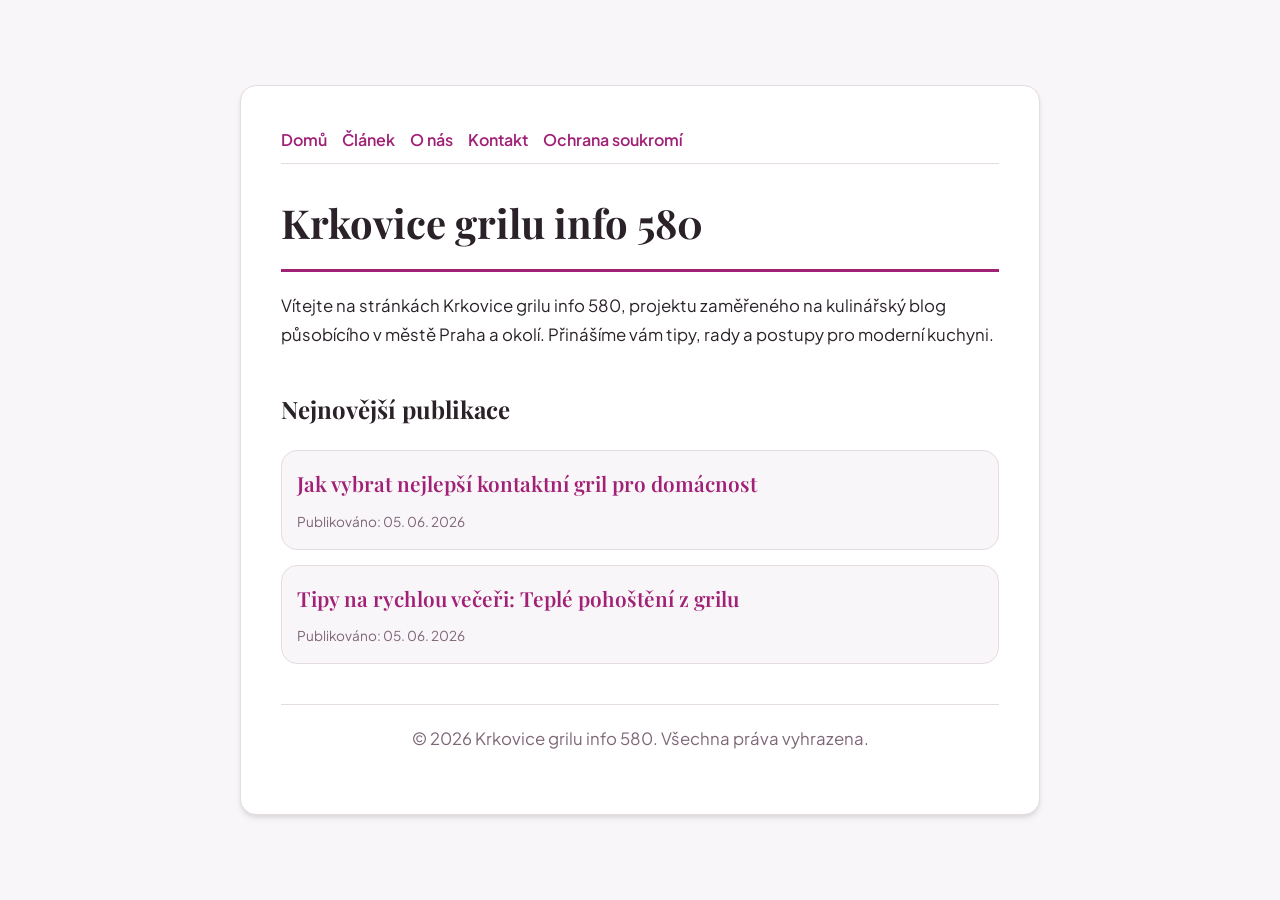
<file: index.html>
<!DOCTYPE html>
<html lang="cs">
<head>
    <meta charset="UTF-8">
    <meta name="viewport" content="width=device-width, initial-scale=1.0">
    <title>Krkovice grilu info 580 | Kulinářský blog - Praha</title>
    <meta name="description" content="Vítejte na stránkách Krkovice grilu info 580, projektu zaměřeného na kulinářský blog působícího v městě Praha a okolí. Přinášíme vám tipy, rady a postupy pro moderní kuchyni.">
    <meta name="geo.region" content="CZ" />
    <meta name="geo.placename" content="Praha" />
    <meta name="geo.position" content="50.0755;14.4378" />
    <meta name="ICBM" content="50.0755, 14.4378" />
    <link rel="stylesheet" href="style.css">
    <script type="application/ld+json">
{
  "@context": "https://schema.org",
  "@type": "LocalBusiness",
  "name": "Krkovice grilu info 580",
  "url": "https://krkovice-grilu-info-580.github.io",
  "telephone": "+420 222 555 123",
  "address": {
    "@type": "PostalAddress",
    "addressLocality": "Praha",
    "addressRegion": "Praha",
    "postalCode": "110 00",
    "addressCountry": "CZ"
  },
  "geo": {
    "@type": "GeoCoordinates",
    "latitude": 50.0755,
    "longitude": 14.4378
  }
}
</script>
</head>
<body>
    
        <div class="container" style="max-width: 800px;">
            <nav style="display: flex; gap: 15px; margin-bottom: 25px; border-bottom: 1px solid var(--border-color); padding-bottom: 10px; overflow-x: auto; flex-wrap: wrap;">
            <a href="index.html">Domů</a>
            <a href="jak-vybrat-nejlepsi-kontaktni-gril-pro-domacnost.html">Článek</a>
            <a href="about.html">O nás</a>
            <a href="contact.html">Kontakt</a>
            <a href="privacy.html">Ochrana soukromí</a>
        </nav>
            <h1>Krkovice grilu info 580</h1>
            <p>Vítejte na stránkách Krkovice grilu info 580, projektu zaměřeného na kulinářský blog působícího v městě Praha a okolí. Přinášíme vám tipy, rady a postupy pro moderní kuchyni.</p>
            <h2 style="margin-top: 40px;">Nejnovější publikace</h2>
            <ul style="list-style-type: none; padding-left: 0;">
                <li style="background: var(--bg-color); padding: 15px; border-radius: var(--border-radius); border: 1px solid var(--border-color); margin-bottom: 15px;">
                <h3 style="margin-bottom: 5px; font-size: 1.3rem;"><a href="jak-vybrat-nejlepsi-kontaktni-gril-pro-domacnost.html">Jak vybrat nejlepší kontaktní gril pro domácnost</a></h3>
                <span style="font-size:0.85rem; color: var(--muted-text)">Publikováno: 05. 06. 2026</span>
            </li>
<li style="background: var(--bg-color); padding: 15px; border-radius: var(--border-radius); border: 1px solid var(--border-color); margin-bottom: 15px;">
                <h3 style="margin-bottom: 5px; font-size: 1.3rem;"><a href="tipy-na-rychlou-veceri-teple-pohosteni-z-grilu.html">Tipy na rychlou večeři: Teplé pohoštění z grilu</a></h3>
                <span style="font-size:0.85rem; color: var(--muted-text)">Publikováno: 05. 06. 2026</span>
            </li>

            </ul>
            <footer>
                <p>&copy; 2026 Krkovice grilu info 580. Všechna práva vyhrazena.</p>
            </footer>
        </div>
        
</body>
</html>
</file>
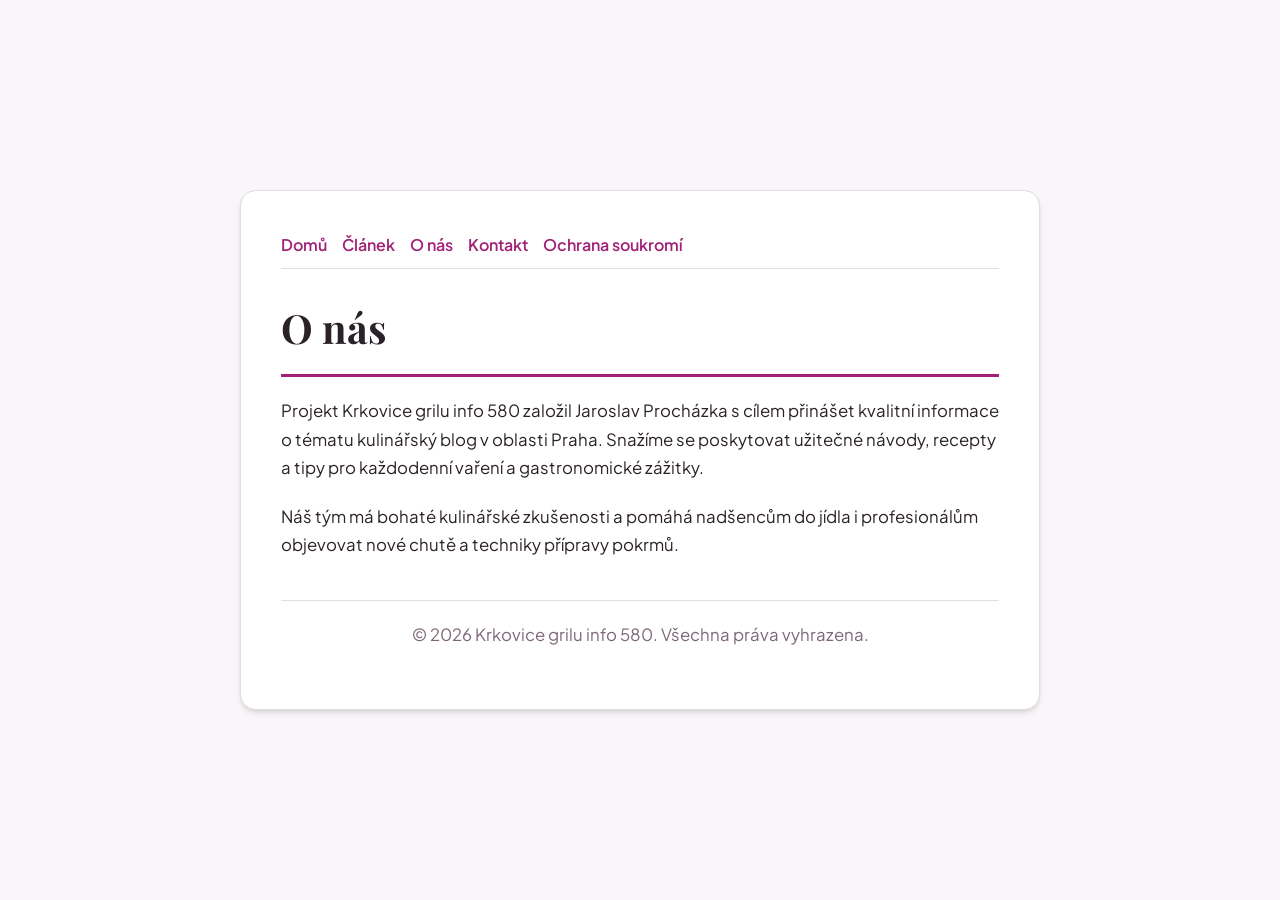
<file: about.html>
<!DOCTYPE html>
<html lang="cs">
<head>
    <meta charset="UTF-8">
    <meta name="viewport" content="width=device-width, initial-scale=1.0">
    <title>O nás | Krkovice grilu info 580</title>
    <meta name="description" content="Projekt Krkovice grilu info 580 založil Jaroslav Procházka s cílem přinášet kvalitní informace o tématu kulinářský blog v oblasti Praha. Snažíme se poskytovat užitečné návody, recepty a tipy pro každodenní vaření a gastronomické zážitky.">
    <meta name="geo.region" content="CZ" />
    <meta name="geo.placename" content="Praha" />
    <meta name="geo.position" content="50.0755;14.4378" />
    <meta name="ICBM" content="50.0755, 14.4378" />
    <link rel="stylesheet" href="style.css">
</head>
<body>
    
        <div class="container" style="max-width: 800px;">
            <nav style="display: flex; gap: 15px; margin-bottom: 25px; border-bottom: 1px solid var(--border-color); padding-bottom: 10px; overflow-x: auto; flex-wrap: wrap;">
            <a href="index.html">Domů</a>
            <a href="jak-vybrat-nejlepsi-kontaktni-gril-pro-domacnost.html">Článek</a>
            <a href="about.html">O nás</a>
            <a href="contact.html">Kontakt</a>
            <a href="privacy.html">Ochrana soukromí</a>
        </nav>
            <h1>O nás</h1>
            <p>Projekt Krkovice grilu info 580 založil Jaroslav Procházka s cílem přinášet kvalitní informace o tématu kulinářský blog v oblasti Praha. Snažíme se poskytovat užitečné návody, recepty a tipy pro každodenní vaření a gastronomické zážitky.</p>
            <p>Náš tým má bohaté kulinářské zkušenosti a pomáhá nadšencům do jídla i profesionálům objevovat nové chutě a techniky přípravy pokrmů.</p>
            <footer>
                <p>&copy; 2026 Krkovice grilu info 580. Všechna práva vyhrazena.</p>
            </footer>
        </div>
        
</body>
</html>
</file>
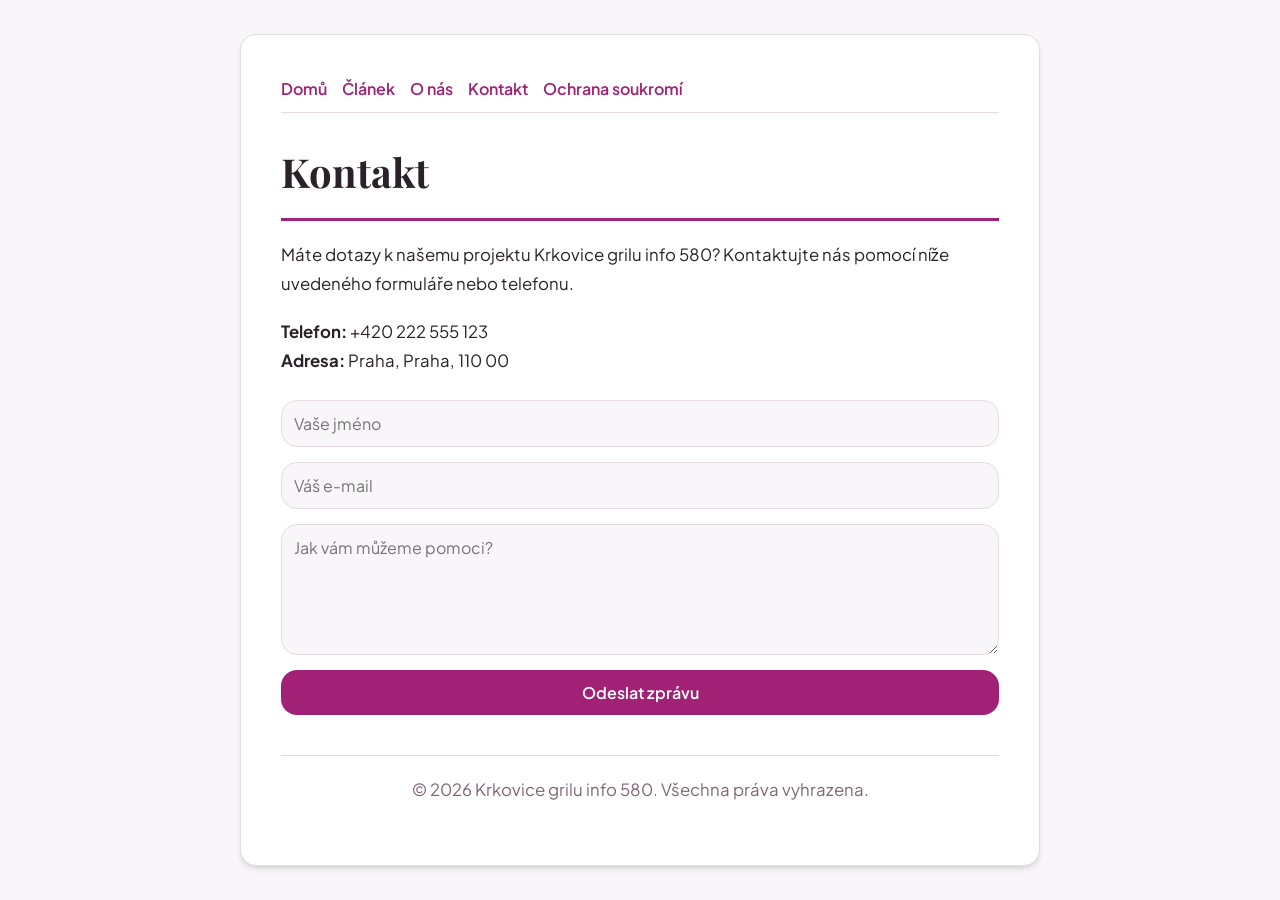
<file: contact.html>
<!DOCTYPE html>
<html lang="cs">
<head>
    <meta charset="UTF-8">
    <meta name="viewport" content="width=device-width, initial-scale=1.0">
    <title>Kontakt | Krkovice grilu info 580</title>
    <meta name="description" content="Máte dotazy k našemu projektu Krkovice grilu info 580? Kontaktujte nás pomocí níže uvedeného formuláře nebo telefonu.">
    <meta name="geo.region" content="CZ" />
    <meta name="geo.placename" content="Praha" />
    <meta name="geo.position" content="50.0755;14.4378" />
    <meta name="ICBM" content="50.0755, 14.4378" />
    <link rel="stylesheet" href="style.css">
</head>
<body>
    
        <div class="container" style="max-width: 800px;">
            <nav style="display: flex; gap: 15px; margin-bottom: 25px; border-bottom: 1px solid var(--border-color); padding-bottom: 10px; overflow-x: auto; flex-wrap: wrap;">
            <a href="index.html">Domů</a>
            <a href="jak-vybrat-nejlepsi-kontaktni-gril-pro-domacnost.html">Článek</a>
            <a href="about.html">O nás</a>
            <a href="contact.html">Kontakt</a>
            <a href="privacy.html">Ochrana soukromí</a>
        </nav>
            <h1>Kontakt</h1>
            <p>Máte dotazy k našemu projektu Krkovice grilu info 580? Kontaktujte nás pomocí níže uvedeného formuláře nebo telefonu.</p>
            <p><strong>Telefon:</strong> +420 222 555 123<br><strong>Adresa:</strong> Praha, Praha, 110 00</p>
            <form action="https://formspree.io/f/placeholder" method="POST">
                <input type="text" name="name" placeholder="Vaše jméno" required>
                <input type="email" name="email" placeholder="Váš e-mail" required>
                <textarea name="message" placeholder="Jak vám můžeme pomoci?" rows="5" required></textarea>
                <button type="submit">Odeslat zprávu</button>
            </form>
            <footer>
                <p>&copy; 2026 Krkovice grilu info 580. Všechna práva vyhrazena.</p>
            </footer>
        </div>
        
</body>
</html>
</file>
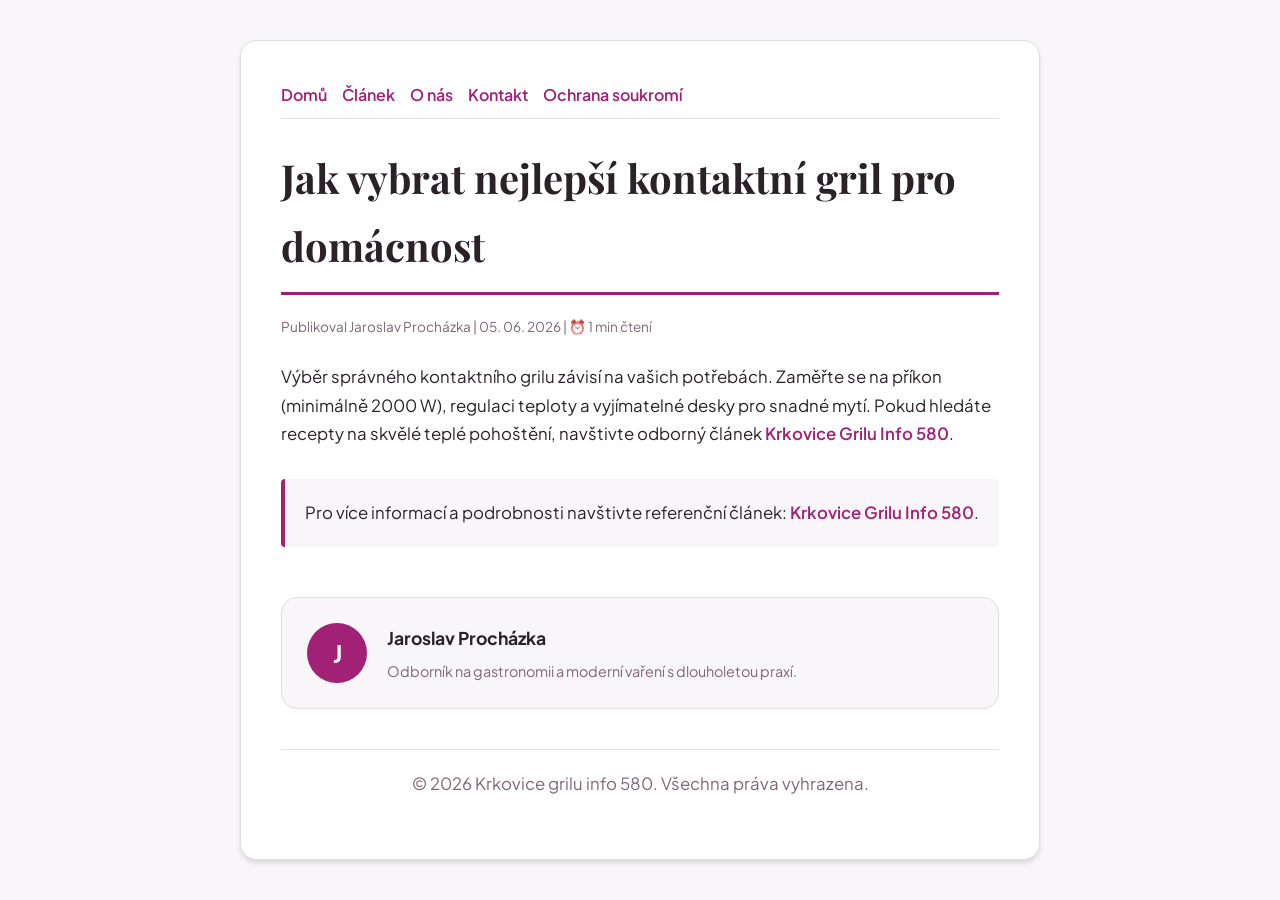
<file: jak-vybrat-nejlepsi-kontaktni-gril-pro-domacnost.html>
<!DOCTYPE html>
<html lang="cs">
<head>
    <meta charset="UTF-8">
    <meta name="viewport" content="width=device-width, initial-scale=1.0">
    <title>Jak vybrat nejlepší kontaktní gril pro domácnost - Krkovice grilu info 580</title>
    <meta name="description" content="Jak vybrat nejlepší kontaktní gril pro domácnost">
    <meta name="geo.region" content="CZ" />
    <meta name="geo.placename" content="Praha" />
    <meta name="geo.position" content="50.0755;14.4378" />
    <meta name="ICBM" content="50.0755, 14.4378" />
    <link rel="stylesheet" href="style.css">
</head>
<body>
    
            <div class="container" style="max-width: 800px;">
                <nav style="display: flex; gap: 15px; margin-bottom: 25px; border-bottom: 1px solid var(--border-color); padding-bottom: 10px; overflow-x: auto; flex-wrap: wrap;">
            <a href="index.html">Domů</a>
            <a href="jak-vybrat-nejlepsi-kontaktni-gril-pro-domacnost.html">Článek</a>
            <a href="about.html">O nás</a>
            <a href="contact.html">Kontakt</a>
            <a href="privacy.html">Ochrana soukromí</a>
        </nav>
                <h1>Jak vybrat nejlepší kontaktní gril pro domácnost</h1>
                <div style="font-size:0.85rem; color: var(--muted-text); margin-bottom: 25px;">
                    Publikoval Jaroslav Procházka | 05. 06. 2026 | ⏰ 1 min čtení
                </div>
                <article style="margin-top: 20px;">
                    <p>Výběr správného kontaktního grilu závisí na vašich potřebách. Zaměřte se na příkon (minimálně 2000 W), regulaci teploty a vyjímatelné desky pro snadné mytí. Pokud hledáte recepty na skvělé teplé pohoštění, navštivte odborný článek <a href="https://navody-krkovice-grilu-924.netlify.app/jak-pripravit-perfektni-teple-pohosteni-kontaktni-gril-jako-kulinarsky-pomocnik.html">Krkovice Grilu Info 580</a>.</p>
                    <div class="link-resource" style="margin-top: 30px; padding: 20px; border-left: 4px solid var(--primary-color); background: var(--bg-color); border-radius: 4px;"><p style="margin: 0;">Pro více informací a podrobnosti navštivte referenční článek: <strong><a href="https://navody-krkovice-grilu-924.netlify.app/jak-pripravit-perfektni-teple-pohosteni-kontaktni-gril-jako-kulinarsky-pomocnik.html">Krkovice Grilu Info 580</a></strong>.</p></div>
                </article>
                
            <div class="author-box" style="margin-top: 50px; padding: 25px; background: var(--bg-color); border: 1px solid var(--border-color); border-radius: var(--border-radius); display: flex; gap: 20px; align-items: center;">
                <div style="width: 60px; height: 60px; border-radius: 50%; background: var(--primary-color); display: flex; align-items: center; justify-content: center; color: white; font-weight: bold; font-size: 1.5rem;">J</div>
                <div>
                    <h4 style="margin-bottom: 5px; font-weight: bold; font-size: 1.1rem;">Jaroslav Procházka</h4>
                    <p style="margin: 0; font-size: 0.9rem; color: var(--muted-text);">Odborník na gastronomii a moderní vaření s dlouholetou praxí.</p>
                </div>
            </div>
            
                <footer>
                    <p>&copy; 2026 Krkovice grilu info 580. Všechna práva vyhrazena.</p>
                </footer>
            </div>
            
</body>
</html>
</file>
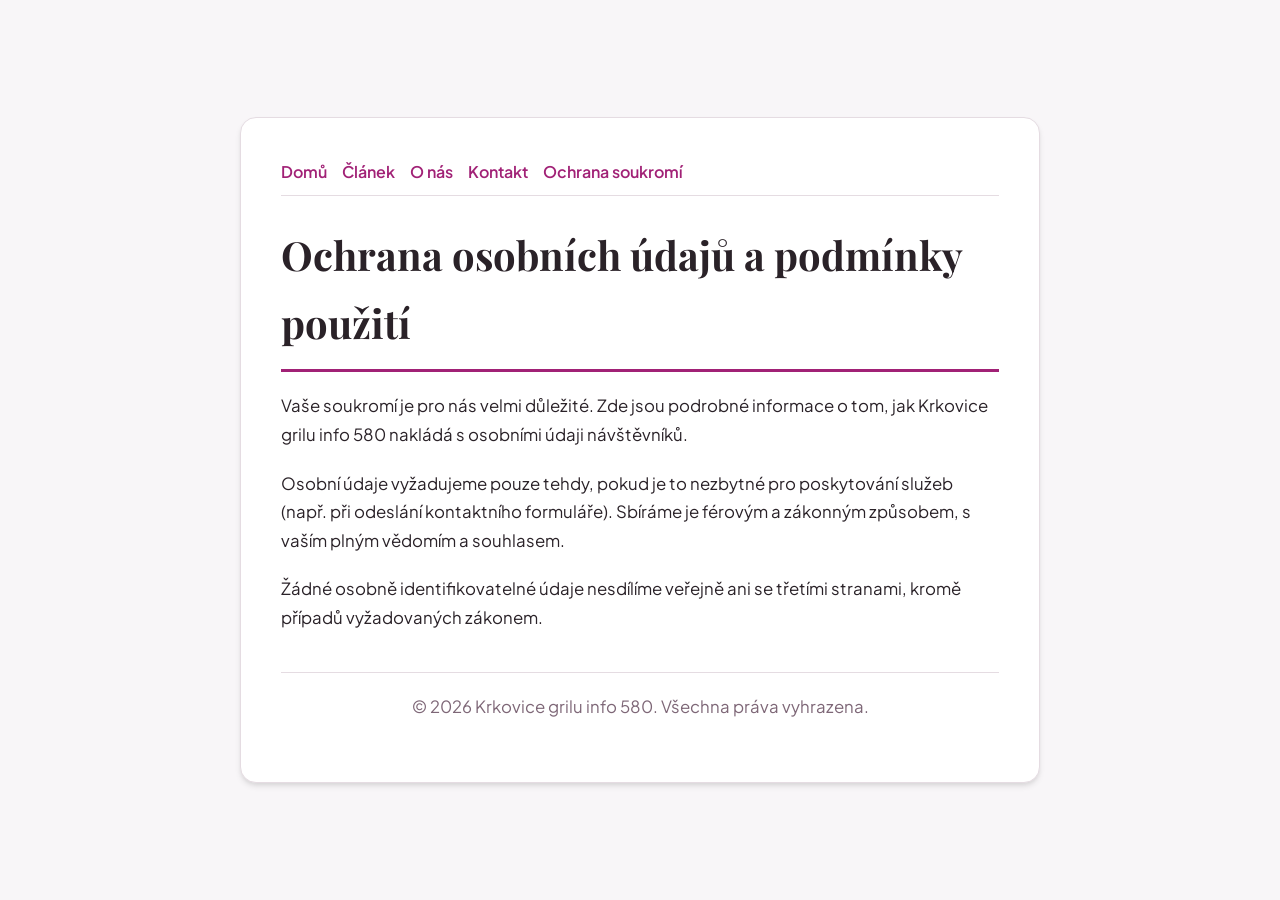
<file: privacy.html>
<!DOCTYPE html>
<html lang="cs">
<head>
    <meta charset="UTF-8">
    <meta name="viewport" content="width=device-width, initial-scale=1.0">
    <title>Ochrana osobních údajů a podmínky použití - Krkovice grilu info 580</title>
    <meta name="description" content="Vaše soukromí je pro nás velmi důležité. Zde jsou podrobné informace o tom, jak Krkovice grilu info 580 nakládá s osobními údaji návštěvníků.">
    <meta name="geo.region" content="CZ" />
    <meta name="geo.placename" content="Praha" />
    <meta name="geo.position" content="50.0755;14.4378" />
    <meta name="ICBM" content="50.0755, 14.4378" />
    <link rel="stylesheet" href="style.css">
</head>
<body>
    
        <div class="container" style="max-width: 800px;">
            <nav style="display: flex; gap: 15px; margin-bottom: 25px; border-bottom: 1px solid var(--border-color); padding-bottom: 10px; overflow-x: auto; flex-wrap: wrap;">
            <a href="index.html">Domů</a>
            <a href="jak-vybrat-nejlepsi-kontaktni-gril-pro-domacnost.html">Článek</a>
            <a href="about.html">O nás</a>
            <a href="contact.html">Kontakt</a>
            <a href="privacy.html">Ochrana soukromí</a>
        </nav>
            <h1>Ochrana osobních údajů a podmínky použití</h1>
            <p>Vaše soukromí je pro nás velmi důležité. Zde jsou podrobné informace o tom, jak Krkovice grilu info 580 nakládá s osobními údaji návštěvníků.</p>
            <p>Osobní údaje vyžadujeme pouze tehdy, pokud je to nezbytné pro poskytování služeb (např. při odeslání kontaktního formuláře). Sbíráme je férovým a zákonným způsobem, s vaším plným vědomím a souhlasem.</p>
            <p>Žádné osobně identifikovatelné údaje nesdílíme veřejně ani se třetími stranami, kromě případů vyžadovaných zákonem.</p>
            <footer>
                <p>&copy; 2026 Krkovice grilu info 580. Všechna práva vyhrazena.</p>
            </footer>
        </div>
        
</body>
</html>
</file>
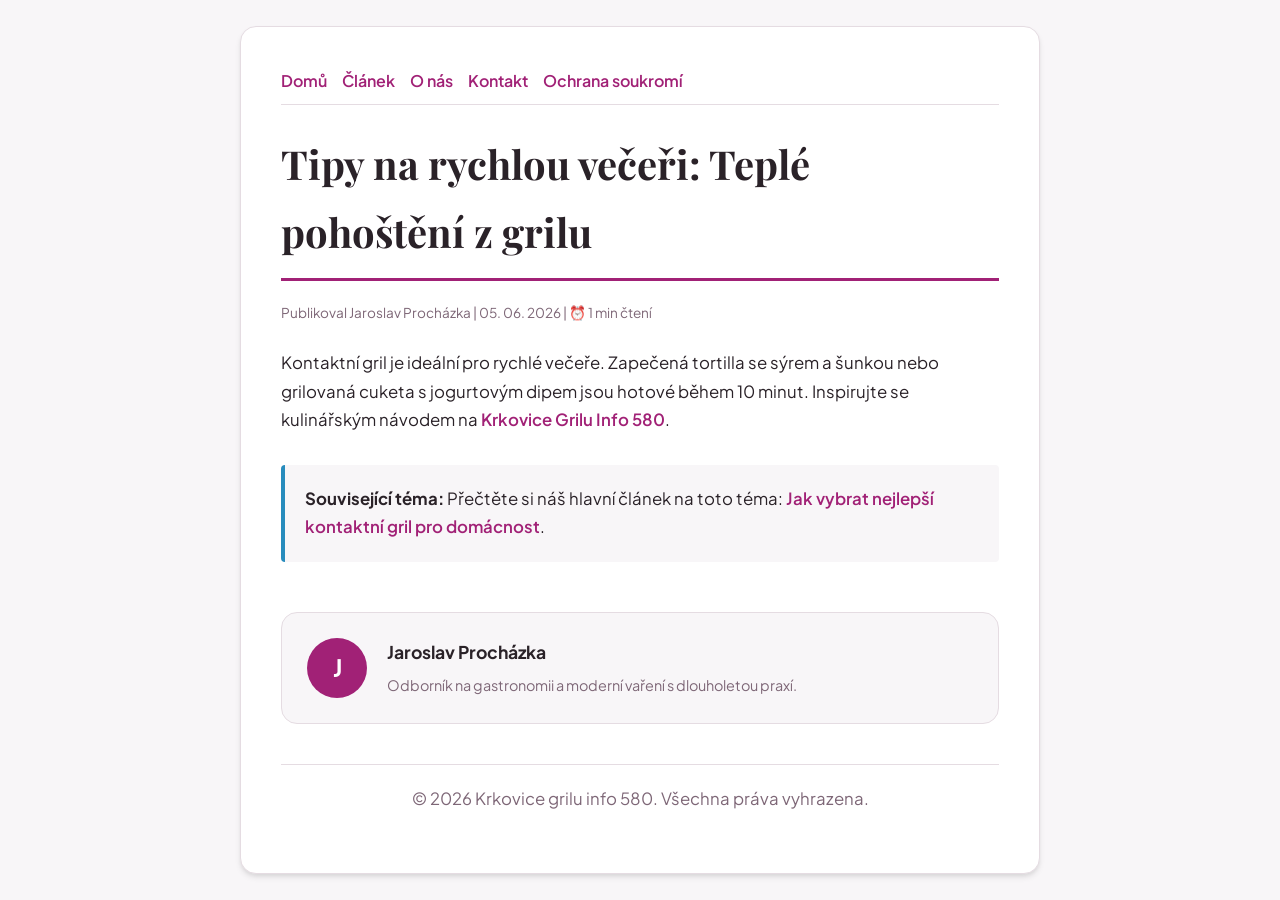
<file: tipy-na-rychlou-veceri-teple-pohosteni-z-grilu.html>
<!DOCTYPE html>
<html lang="cs">
<head>
    <meta charset="UTF-8">
    <meta name="viewport" content="width=device-width, initial-scale=1.0">
    <title>Tipy na rychlou večeři: Teplé pohoštění z grilu - Krkovice grilu info 580</title>
    <meta name="description" content="Tipy na rychlou večeři: Teplé pohoštění z grilu">
    <meta name="geo.region" content="CZ" />
    <meta name="geo.placename" content="Praha" />
    <meta name="geo.position" content="50.0755;14.4378" />
    <meta name="ICBM" content="50.0755, 14.4378" />
    <link rel="stylesheet" href="style.css">
</head>
<body>
    
            <div class="container" style="max-width: 800px;">
                <nav style="display: flex; gap: 15px; margin-bottom: 25px; border-bottom: 1px solid var(--border-color); padding-bottom: 10px; overflow-x: auto; flex-wrap: wrap;">
            <a href="index.html">Domů</a>
            <a href="jak-vybrat-nejlepsi-kontaktni-gril-pro-domacnost.html">Článek</a>
            <a href="about.html">O nás</a>
            <a href="contact.html">Kontakt</a>
            <a href="privacy.html">Ochrana soukromí</a>
        </nav>
                <h1>Tipy na rychlou večeři: Teplé pohoštění z grilu</h1>
                <div style="font-size:0.85rem; color: var(--muted-text); margin-bottom: 25px;">
                    Publikoval Jaroslav Procházka | 05. 06. 2026 | ⏰ 1 min čtení
                </div>
                <article style="margin-top: 20px;">
                    <p>Kontaktní gril je ideální pro rychlé večeře. Zapečená tortilla se sýrem a šunkou nebo grilovaná cuketa s jogurtovým dipem jsou hotové během 10 minut. Inspirujte se kulinářským návodem na <a href="https://navody-krkovice-grilu-924.netlify.app/jak-pripravit-perfektni-teple-pohosteni-kontaktni-gril-jako-kulinarsky-pomocnik.html">Krkovice Grilu Info 580</a>.</p>
                    <div class="link-resource" style="margin-top: 30px; padding: 20px; border-left: 4px solid var(--accent-color); background: var(--bg-color); border-radius: 4px;"><p style="margin: 0;"><strong>Související téma:</strong> Přečtěte si náš hlavní článek na toto téma: <a href="jak-vybrat-nejlepsi-kontaktni-gril-pro-domacnost.html">Jak vybrat nejlepší kontaktní gril pro domácnost</a>.</p></div>
                </article>
                
            <div class="author-box" style="margin-top: 50px; padding: 25px; background: var(--bg-color); border: 1px solid var(--border-color); border-radius: var(--border-radius); display: flex; gap: 20px; align-items: center;">
                <div style="width: 60px; height: 60px; border-radius: 50%; background: var(--primary-color); display: flex; align-items: center; justify-content: center; color: white; font-weight: bold; font-size: 1.5rem;">J</div>
                <div>
                    <h4 style="margin-bottom: 5px; font-weight: bold; font-size: 1.1rem;">Jaroslav Procházka</h4>
                    <p style="margin: 0; font-size: 0.9rem; color: var(--muted-text);">Odborník na gastronomii a moderní vaření s dlouholetou praxí.</p>
                </div>
            </div>
            
                <footer>
                    <p>&copy; 2026 Krkovice grilu info 580. Všechna práva vyhrazena.</p>
                </footer>
            </div>
            
</body>
</html>
</file>
<file: style.css>
@import url('https://fonts.googleapis.com/css2?family=Playfair+Display:wght@700&family=Plus+Jakarta+Sans:wght@400;600&display=swap');

:root {
    --bg-color: hsl(320, 15%, 97%);
    --card-bg: hsl(320, 15%, 100%);
    --text-color: hsl(320, 10%, 15%);
    --muted-text: hsl(320, 10%, 45%);
    --primary-color: hsl(320, 66%, 38%);
    --accent-color: hsl(200, 65%, 45%);
    --border-color: hsl(320, 15%, 88%);
    --border-radius: 16px;
    --shadow: 0 4px 6px -1px rgba(0, 0, 0, 0.1), 0 2px 4px -1px rgba(0, 0, 0, 0.06);
    --font-headline: 'Playfair Display', sans-serif;
    --font-body: 'Plus Jakarta Sans', sans-serif;
}

* {
    box-sizing: border-box;
    margin: 0;
    padding: 0;
}

body {
    background-color: var(--bg-color);
    color: var(--text-color);
    font-family: var(--font-body);
    line-height: 1.7;
    padding: 20px;
    display: flex;
    justify-content: center;
    min-height: 100vh;
}

a {
    color: var(--primary-color);
    text-decoration: none;
    font-weight: 600;
    transition: color 0.2s ease;
}

a:hover {
    color: var(--accent-color);
    text-decoration: underline;
}

.container {
    width: 100%;
    max-width: 900px;
    background: var(--card-bg);
    border: 1px solid var(--border-color);
    border-radius: var(--border-radius);
    padding: 40px;
    box-shadow: var(--shadow);
    margin: auto;
}

h1, h2, h3 {
    font-family: var(--font-headline);
    margin-bottom: 20px;
    color: var(--text-color);
}

h1 {
    font-size: 2.5rem;
    border-bottom: 3px solid var(--primary-color);
    padding-bottom: 12px;
}

p {
    margin-bottom: 20px;
    font-size: 1.05rem;
}

ul {
    margin-bottom: 20px;
    padding-left: 20px;
}

li {
    margin-bottom: 8px;
}

form {
    display: flex;
    flex-direction: column;
    gap: 15px;
    margin-top: 25px;
}

input, textarea, button {
    padding: 12px;
    border: 1px solid var(--border-color);
    border-radius: var(--border-radius);
    font-family: var(--font-body);
    font-size: 1rem;
    background: var(--bg-color);
    color: var(--text-color);
}

button {
    background: var(--primary-color);
    color: white;
    font-weight: 600;
    border: none;
    cursor: pointer;
    transition: background 0.2s ease;
}

button:hover {
    background: var(--accent-color);
}

footer {
    margin-top: 40px;
    border-top: 1px solid var(--border-color);
    padding-top: 20px;
    font-size: 0.9rem;
    color: var(--muted-text);
    text-align: center;
}
</file>
